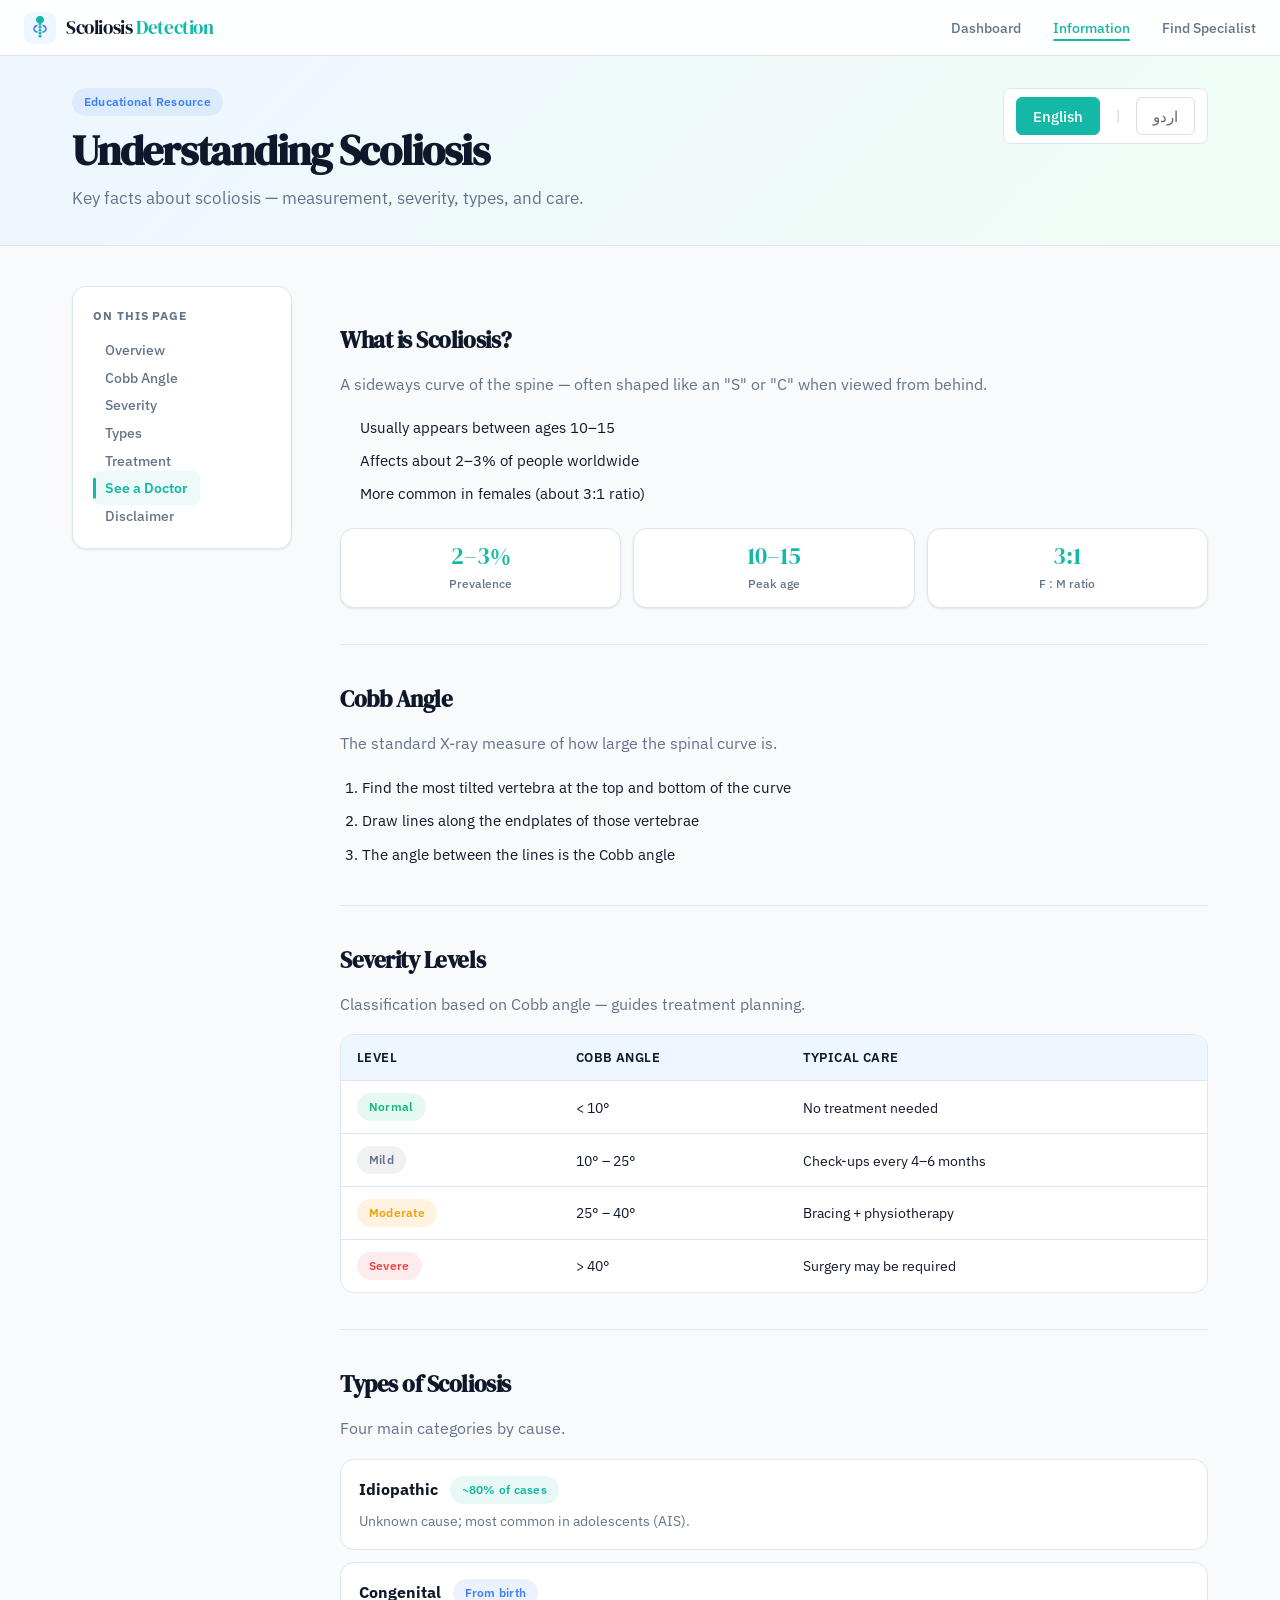
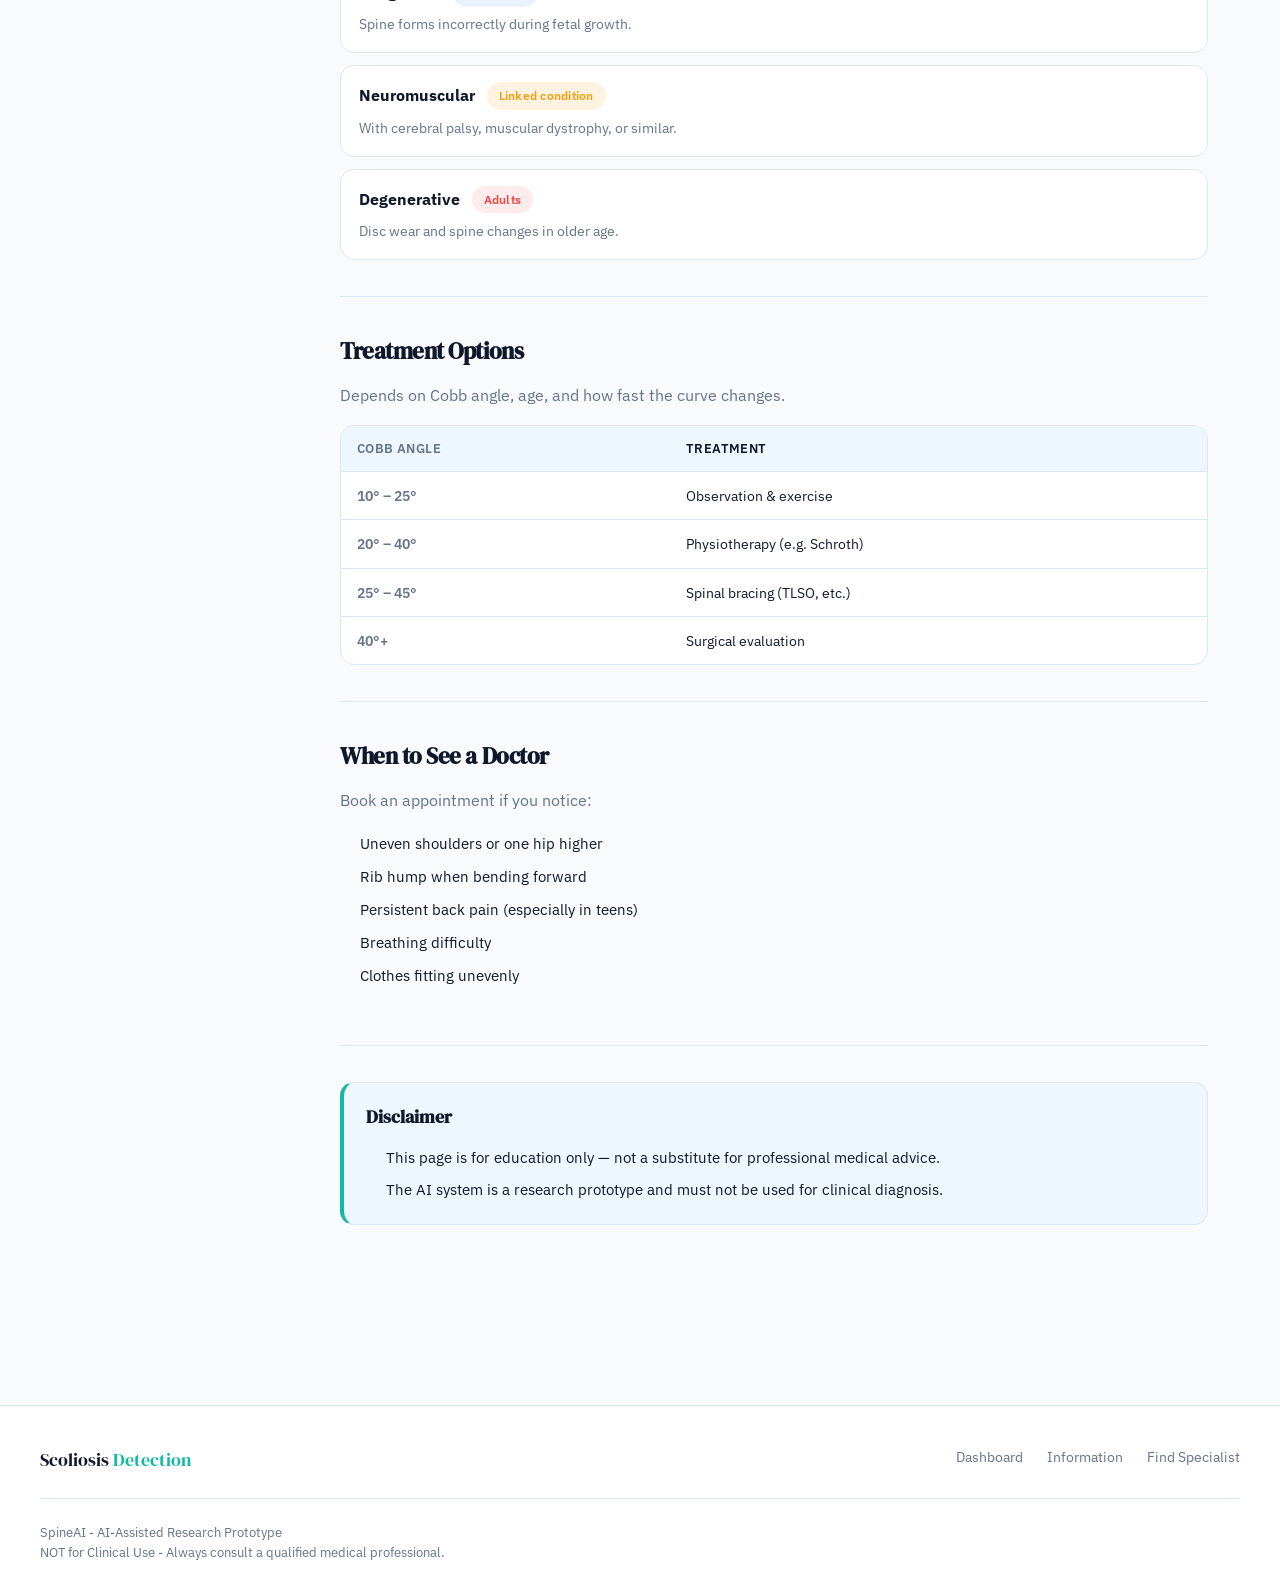
<file: pages/information.html>
<!DOCTYPE html>
<html lang="en">
<head>
  <meta charset="UTF-8"/>
  <meta name="viewport" content="width=device-width, initial-scale=1.0"/>
  <title>Scoliosis Information - Educational Guide</title>
  <meta name="description" content="Learn about scoliosis, Cobb angle measurement, severity classifications, types, treatments, and when to see a doctor."/>
  <link rel="stylesheet" href="../assets/css/styles.css"/>
  <link rel="stylesheet" href="../assets/css/information.css"/>
  <link rel="stylesheet" href="https://fonts.googleapis.com/css2?family=Noto+Nastaliq+Urdu:wght@400;500;600;700&family=Noto+Naskh+Arabic:wght@400;500;600;700&display=swap"/>
</head>
<body>

<!-- NAVBAR -->
<nav class="navbar" id="navbar">
  <a href="../index.html" class="nav-brand">
    <svg viewBox="0 0 32 32" fill="none" xmlns="http://www.w3.org/2000/svg">
      <rect width="32" height="32" rx="8" fill="#EEF6FF"/>
      <path d="M16 4 C13 4 12 6 12 8 C12 10 14 11 16 12 C18 11 20 10 20 8 C20 6 19 4 16 4Z" fill="#14B8A6"/>
      <rect x="14.5" y="11" width="3" height="2.5" rx="1" fill="#14B8A6"/>
      <path d="M13 13.5 C11 14 10 15.5 10 17 C10 18.5 11 19.5 13 20" stroke="#3B82F6" stroke-width="1.5" stroke-linecap="round"/>
      <path d="M19 13.5 C21 14 22 15.5 22 17 C22 18.5 21 19.5 19 20" stroke="#3B82F6" stroke-width="1.5" stroke-linecap="round"/>
      <rect x="14.5" y="14" width="3" height="2.5" rx="1" fill="#14B8A6"/>
      <rect x="14.5" y="17" width="3" height="2.5" rx="1" fill="#14B8A6"/>
      <rect x="14.5" y="20" width="3" height="2.5" rx="1" fill="#14B8A6"/>
      <rect x="14.5" y="23" width="3" height="2.5" rx="1" fill="#14B8A6"/>
    </svg>
    <span class="nav-brand-text">Scoliosis<span> Detection</span></span>
  </a>
  <ul class="nav-links">
    <li><a href="../index.html">Dashboard</a></li>
    <li><a href="information.html" class="active">Information</a></li>
    <li><a href="specialist.html">Find Specialist</a></li>
  </ul>
  <button class="nav-hamburger" id="hamburger" aria-label="Menu">
    <span></span><span></span><span></span>
  </button>
</nav>
<div class="nav-mobile" id="navMobile">
  <a href="../index.html">Dashboard</a>
  <a href="information.html" class="active">Information</a>
  <a href="specialist.html">Find Specialist</a>
</div>

<!-- PAGE HERO -->
<section class="info-hero">
  <div class="container info-hero-row">
    <div class="info-hero-text">
      <div class="badge badge-blue" data-i18n="hero-badge">Educational Resource</div>
      <h1 class="section-title" data-i18n="hero-title">Understanding Scoliosis</h1>
      <p class="section-sub" data-i18n="hero-subtitle">Key facts about scoliosis - measurement, severity, types, and care.</p>
    </div>
    <div class="language-toggle lang-bar info-lang">
      <button class="lang-btn lang-active" data-lang="en" id="langBtnEn">English</button>
      <span class="lang-divider">|</span>
      <button class="lang-btn" data-lang="ur" id="langBtnUr">اردو</button>
    </div>
  </div>
</section>

<!-- MAIN LAYOUT -->
<div class="info-layout container">

  <!-- SIDEBAR -->
  <aside class="info-sidebar sidebar" id="infoSidebar">
    <p class="sidebar-heading" data-i18n="sidebar-heading">On This Page</p>
    <nav class="sidebar">
      <ul>
        <li><a href="#what" class="sidebar-link active" data-i18n="sidebar-what">Overview</a></li>
        <li><a href="#cobb" class="sidebar-link" data-i18n="sidebar-cobb">Cobb Angle</a></li>
        <li><a href="#severity" class="sidebar-link" data-i18n="sidebar-severity">Severity</a></li>
        <li><a href="#types" class="sidebar-link" data-i18n="sidebar-types">Types</a></li>
        <li><a href="#treatment" class="sidebar-link" data-i18n="sidebar-treatment">Treatment</a></li>
        <li><a href="#warning" class="sidebar-link" data-i18n="sidebar-warning">See a Doctor</a></li>
        <li><a href="#disclaimer" class="sidebar-link" data-i18n="sidebar-disclaimer">Disclaimer</a></li>
      </ul>
    </nav>
  </aside>

  <!-- CONTENT -->
  <main class="info-content">

    <!-- MOBILE SECTION DROPDOWN -->
    <div class="section-dropdown-wrap" id="sectionDropdownWrap" style="display:none;">
      <select class="section-dropdown" id="sectionDropdown" aria-label="Jump to section">
        <option value="">- Jump to section -</option>
        <option value="#what">Overview</option>
        <option value="#cobb">Cobb Angle</option>
        <option value="#severity">Severity</option>
        <option value="#types">Types</option>
        <option value="#treatment">Treatment</option>
        <option value="#warning">See a Doctor</option>
        <option value="#disclaimer">Disclaimer</option>
      </select>
    </div>

    <!-- 1. OVERVIEW -->
    <section class="info-section fade-in" id="what">
      <h2 class="info-section-title" data-i18n="what-title">What is Scoliosis?</h2>
      <p class="info-lead" data-i18n="what-lead">A sideways curve of the spine - often shaped like an "S" or "C" when viewed from behind.</p>
      <ul class="info-list">
        <li data-i18n="what-li1">Usually appears between ages 10-15</li>
        <li data-i18n="what-li2">Affects about 2-3% of people worldwide</li>
        <li data-i18n="what-li3">More common in females (about 3:1 ratio)</li>
      </ul>
      <div class="info-stats">
        <div class="info-stat"><span class="info-stat-num" data-i18n="what-stat1-num">2-3%</span><span class="info-stat-label" data-i18n="what-stat1-label">Prevalence</span></div>
        <div class="info-stat"><span class="info-stat-num" data-i18n="what-stat2-num">10-15</span><span class="info-stat-label" data-i18n="what-stat2-label">Peak age</span></div>
        <div class="info-stat"><span class="info-stat-num" data-i18n="what-stat3-num">3:1</span><span class="info-stat-label" data-i18n="what-stat3-label">F : M ratio</span></div>
      </div>
    </section>

    <!-- 2. COBB ANGLE -->
    <section class="info-section fade-in" id="cobb">
      <h2 class="info-section-title" data-i18n="cobb-title">Cobb Angle</h2>
      <p class="info-lead" data-i18n="cobb-lead">The standard X-ray measure of how large the spinal curve is.</p>
      <ol class="info-steps">
        <li data-i18n="cobb-s1">Find the most tilted vertebra at the top and bottom of the curve</li>
        <li data-i18n="cobb-s2">Draw lines along the endplates of those vertebrae</li>
        <li data-i18n="cobb-s3">The angle between the lines is the Cobb angle</li>
      </ol>
    </section>

    <!-- 3. SEVERITY -->
    <section class="info-section fade-in" id="severity">
      <h2 class="info-section-title" data-i18n="severity-title">Severity Levels</h2>
      <p class="info-lead" data-i18n="severity-lead">Classification based on Cobb angle - guides treatment planning.</p>
      <div class="info-table-wrap">
        <table class="info-table">
          <thead>
            <tr>
              <th data-i18n="severity-th-1">Level</th>
              <th data-i18n="severity-th-2">Cobb Angle</th>
              <th data-i18n="severity-th-3">Typical Care</th>
            </tr>
          </thead>
          <tbody>
            <tr>
              <td><span class="badge badge-success" data-i18n="sev-r1-c1">Normal</span></td>
              <td data-i18n="sev-r1-c2">&lt; 10°</td>
              <td data-i18n="sev-r1-c3">No treatment needed</td>
            </tr>
            <tr>
              <td><span class="badge badge-muted" data-i18n="sev-r2-c1">Mild</span></td>
              <td data-i18n="sev-r2-c2">10° - 25°</td>
              <td data-i18n="sev-r2-c3">Check-ups every 4-6 months</td>
            </tr>
            <tr>
              <td><span class="badge badge-warn" data-i18n="sev-r3-c1">Moderate</span></td>
              <td data-i18n="sev-r3-c2">25° - 40°</td>
              <td data-i18n="sev-r3-c3">Bracing + physiotherapy</td>
            </tr>
            <tr>
              <td><span class="badge badge-danger" data-i18n="sev-r4-c1">Severe</span></td>
              <td data-i18n="sev-r4-c2">&gt; 40°</td>
              <td data-i18n="sev-r4-c3">Surgery may be required</td>
            </tr>
          </tbody>
        </table>
      </div>
    </section>

    <!-- 4. TYPES -->
    <section class="info-section fade-in" id="types">
      <h2 class="info-section-title" data-i18n="types-title">Types of Scoliosis</h2>
      <p class="info-lead" data-i18n="types-lead">Four main categories by cause.</p>
      <div class="info-rows">
        <div class="info-row">
          <div class="info-row-head">
            <strong data-i18n="type-1-name">Idiopathic</strong>
            <span class="badge badge-accent" data-i18n="type-1-tag">~80% of cases</span>
          </div>
          <p data-i18n="type-1-desc">Unknown cause; most common in adolescents (AIS).</p>
        </div>
        <div class="info-row">
          <div class="info-row-head">
            <strong data-i18n="type-2-name">Congenital</strong>
            <span class="badge badge-blue" data-i18n="type-2-tag">From birth</span>
          </div>
          <p data-i18n="type-2-desc">Spine forms incorrectly during fetal growth.</p>
        </div>
        <div class="info-row">
          <div class="info-row-head">
            <strong data-i18n="type-3-name">Neuromuscular</strong>
            <span class="badge badge-warn" data-i18n="type-3-tag">Linked condition</span>
          </div>
          <p data-i18n="type-3-desc">With cerebral palsy, muscular dystrophy, or similar.</p>
        </div>
        <div class="info-row">
          <div class="info-row-head">
            <strong data-i18n="type-4-name">Degenerative</strong>
            <span class="badge badge-danger" data-i18n="type-4-tag">Adults</span>
          </div>
          <p data-i18n="type-4-desc">Disc wear and spine changes in older age.</p>
        </div>
      </div>
    </section>

    <!-- 5. TREATMENT -->
    <section class="info-section fade-in" id="treatment">
      <h2 class="info-section-title" data-i18n="treatment-title">Treatment Options</h2>
      <p class="info-lead" data-i18n="treatment-lead">Depends on Cobb angle, age, and how fast the curve changes.</p>
      <div class="info-table-wrap">
        <table class="info-table info-table-2col">
          <thead>
            <tr>
              <th data-i18n="treat-th-1">Cobb Angle</th>
              <th data-i18n="treat-th-2">Treatment</th>
            </tr>
          </thead>
          <tbody>
            <tr>
              <td data-i18n="treat-r1-c1">10° - 25°</td>
              <td data-i18n="treat-r1-c2">Observation &amp; exercise</td>
            </tr>
            <tr>
              <td data-i18n="treat-r2-c1">20° - 40°</td>
              <td data-i18n="treat-r2-c2">Physiotherapy (e.g. Schroth)</td>
            </tr>
            <tr>
              <td data-i18n="treat-r3-c1">25° - 45°</td>
              <td data-i18n="treat-r3-c2">Spinal bracing (TLSO, etc.)</td>
            </tr>
            <tr>
              <td data-i18n="treat-r4-c1">40°+</td>
              <td data-i18n="treat-r4-c2">Surgical evaluation</td>
            </tr>
          </tbody>
        </table>
      </div>
    </section>

    <!-- 6. WARNING SIGNS -->
    <section class="info-section fade-in" id="warning">
      <h2 class="info-section-title" data-i18n="warning-title">When to See a Doctor</h2>
      <p class="info-lead" data-i18n="warning-lead">Book an appointment if you notice:</p>
      <ul class="info-list info-list-warn">
        <li data-i18n="warn-1">Uneven shoulders or one hip higher</li>
        <li data-i18n="warn-2">Rib hump when bending forward</li>
        <li data-i18n="warn-3">Persistent back pain (especially in teens)</li>
        <li data-i18n="warn-4">Breathing difficulty</li>
        <li data-i18n="warn-5">Clothes fitting unevenly</li>
      </ul>
    </section>

    <!-- 7. DISCLAIMER -->
    <section class="info-section fade-in" id="disclaimer">
      <div class="info-note">
        <h3 class="info-note-title" data-i18n="disclaimer-title">Disclaimer</h3>
        <ul class="info-list info-list-compact">
          <li data-i18n="disc-1">This page is for education only - not a substitute for professional medical advice.</li>
          <li data-i18n="disc-2">The AI system is a research prototype and must not be used for clinical diagnosis.</li>
        </ul>
      </div>
    </section>

  </main>
</div>

<!-- BACK TO TOP BUTTON -->
<button class="back-to-top" id="backToTopBtn" aria-label="Back to top" title="Back to top">
  <svg width="20" height="20" viewBox="0 0 24 24" fill="none" stroke="currentColor" stroke-width="2" stroke-linecap="round" stroke-linejoin="round">
    <polyline points="18 15 12 9 6 15"></polyline>
  </svg>
</button>

<!-- FOOTER -->
<footer class="footer">
  <div class="footer-inner">
    <div class="footer-top">
      <div class="footer-brand">
        <span class="footer-brand-name">Scoliosis<span> Detection</span></span>
      </div>
      <div class="footer-links">
        <a href="../index.html">Dashboard</a>
        <a href="information.html">Information</a>
        <a href="specialist.html">Find Specialist</a>
      </div>
    </div>
    <hr class="footer-divider"/>
    <div class="footer-bottom">
      <span class="footer-copy">SpineAI - AI-Assisted Research Prototype<br/>NOT for Clinical Use - Always consult a qualified medical professional.</span>
    </div>
  </div>
</footer>

<script src="../assets/js/main.js"></script>
<script src="../assets/js/information.js"></script>
<script src="../assets/js/information-i18n.js"></script>
<script>
  (function () {
    const btn = document.getElementById('backToTopBtn');
    if (btn) {
      window.addEventListener('scroll', () => {
        btn.classList.toggle('visible', window.scrollY > 400);
      });
      btn.addEventListener('click', () => window.scrollTo({ top: 0, behavior: 'smooth' }));
    }

    const dropdown = document.getElementById('sectionDropdown');
    const dropdownWrap = document.getElementById('sectionDropdownWrap');
    if (dropdown && dropdownWrap) {
      const checkMobile = () => {
        dropdownWrap.style.display = window.innerWidth <= 768 ? 'block' : 'none';
      };
      checkMobile();
      window.addEventListener('resize', checkMobile);
      dropdown.addEventListener('change', (e) => {
        if (e.target.value) {
          const target = document.querySelector(e.target.value);
          if (target) target.scrollIntoView({ behavior: 'smooth' });
          e.target.value = '';
        }
      });
    }
  })();
</script>
<script>
  /* Sidebar active on scroll */
  const sections = document.querySelectorAll('.info-section');
  const sidebarLinks = document.querySelectorAll('.sidebar-link');
  const io = new IntersectionObserver((entries) => {
    entries.forEach((e) => {
      if (e.isIntersecting) {
        sidebarLinks.forEach((l) => l.classList.remove('active'));
        const link = document.querySelector(`.sidebar-link[href="#${e.target.id}"]`);
        if (link) link.classList.add('active');
      }
    });
  }, { threshold: 0.4 });
  sections.forEach((s) => io.observe(s));
</script>
</body>
</html>
</file>
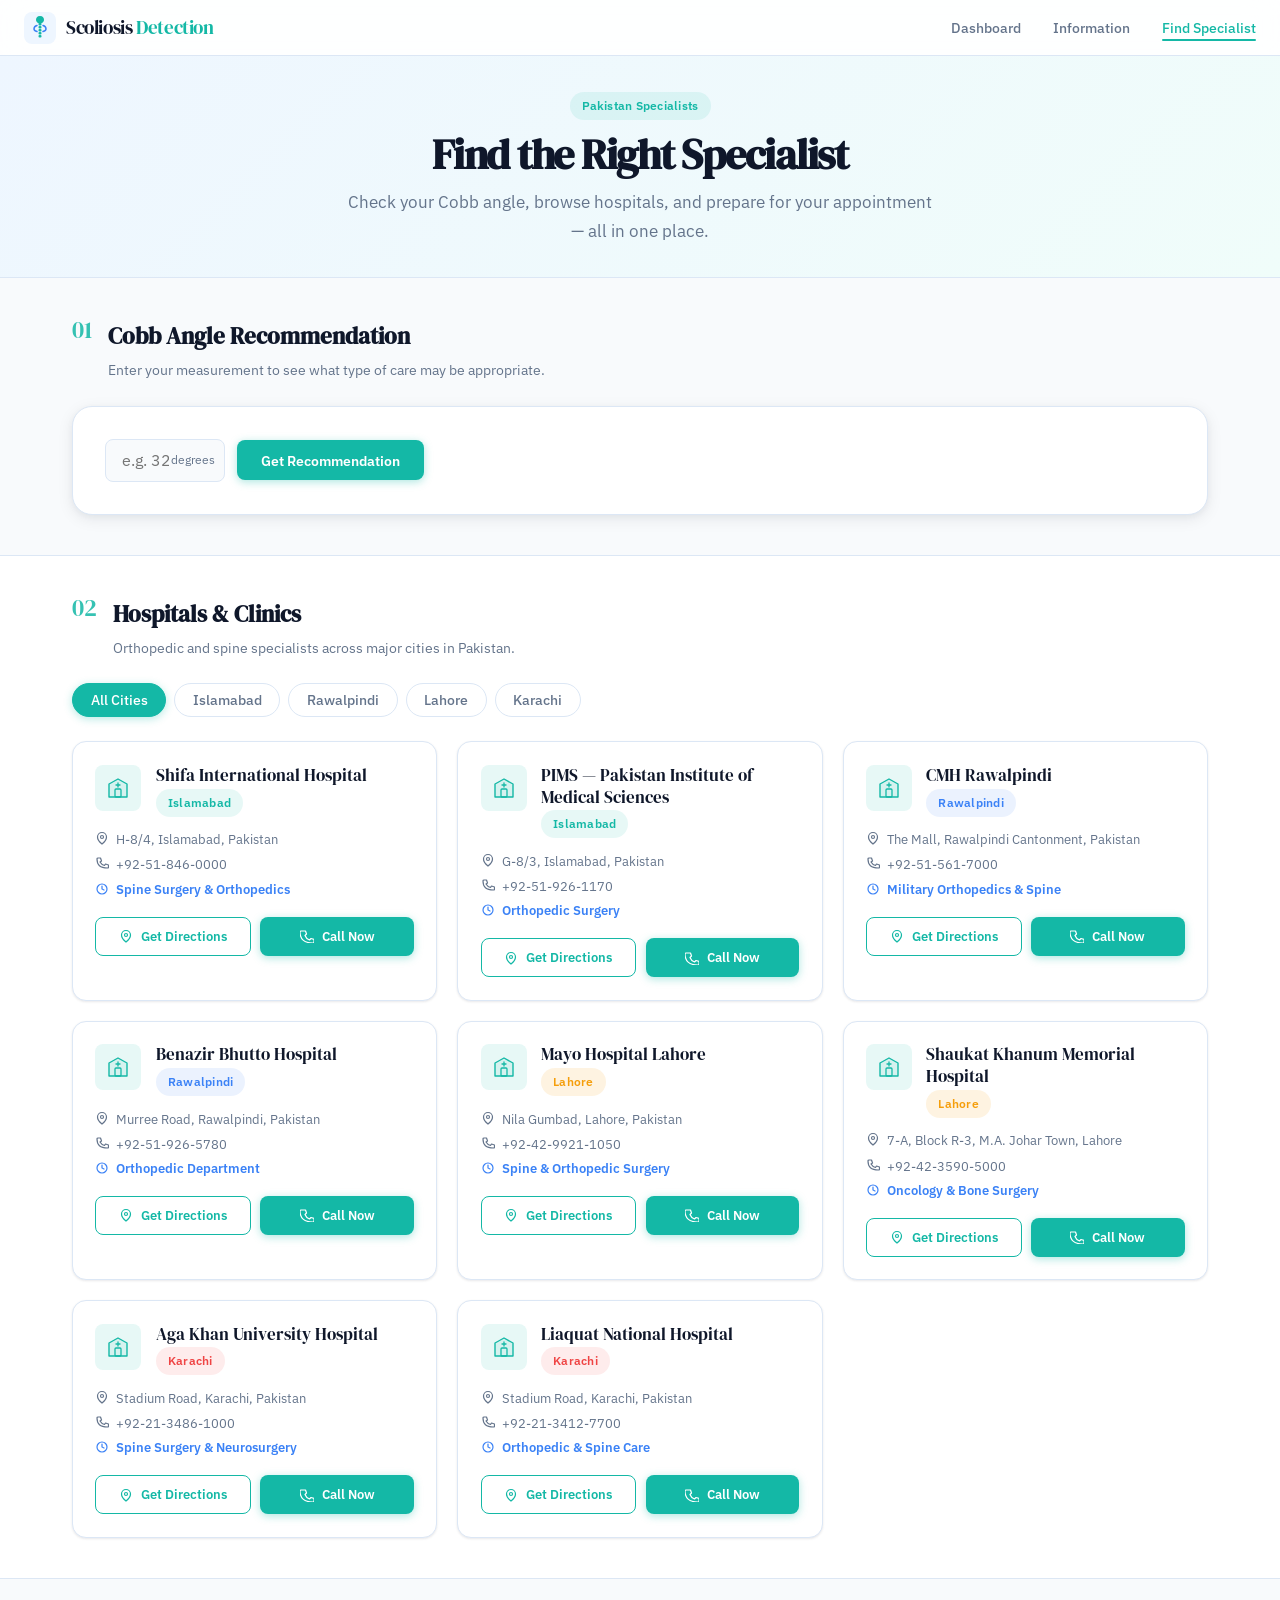
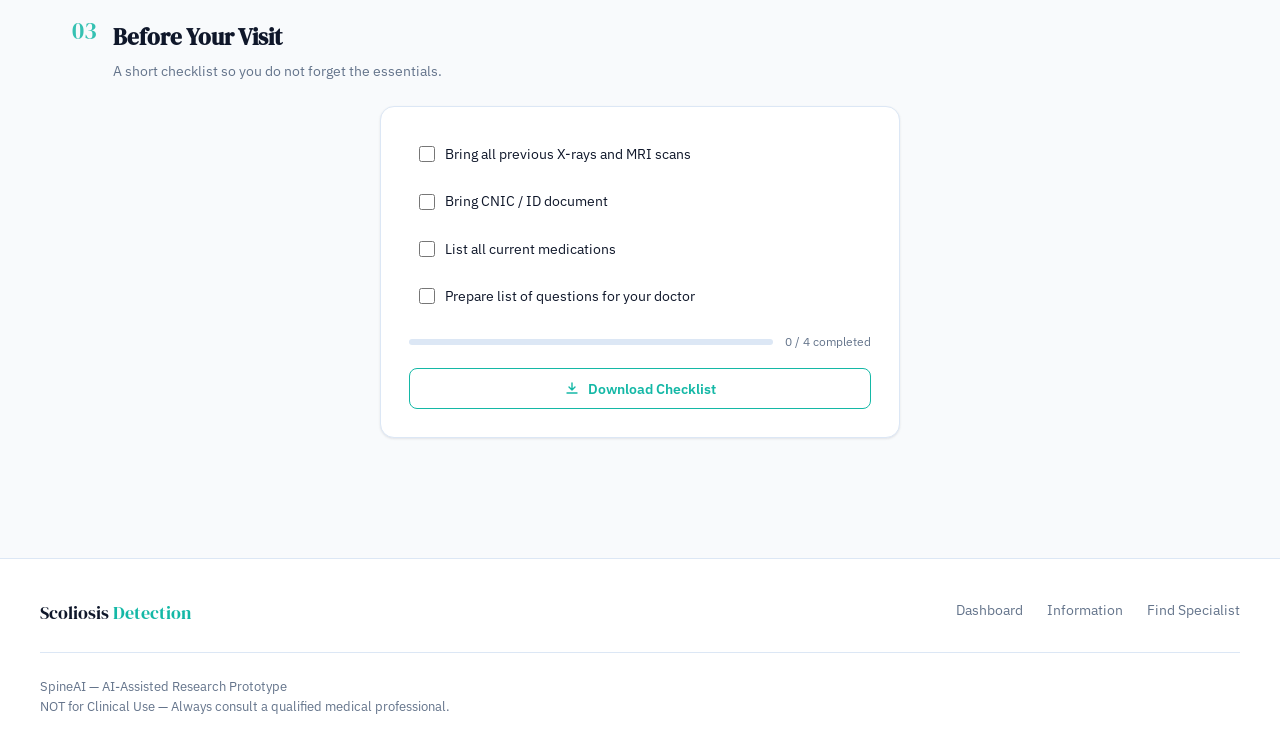
<file: pages/specialist.html>
<!DOCTYPE html>
<html lang="en">
<head>
  <meta charset="UTF-8"/>
  <meta name="viewport" content="width=device-width, initial-scale=1.0"/>
  <title>Find Specialist — Scoliosis Detection</title>
  <meta name="description" content="Find scoliosis specialists and orthopedic surgeons near you across Pakistan."/>
  <link rel="stylesheet" href="../assets/css/styles.css"/>
  <link rel="stylesheet" href="../assets/css/specialist.css"/>
</head>
<body>
<nav class="navbar" id="navbar">
  <a href="../index.html" class="nav-brand">
    <svg viewBox="0 0 32 32" fill="none"><rect width="32" height="32" rx="8" fill="#EEF6FF"/><path d="M16 4C13 4 12 6 12 8s2 3 4 4c2-1 4-2 4-4s-1-4-4-4z" fill="#14B8A6"/><rect x="14.5" y="11" width="3" height="2.5" rx="1" fill="#14B8A6"/><path d="M13 13.5C11 14 10 15.5 10 17s1 2 3 2.5" stroke="#3B82F6" stroke-width="1.5" stroke-linecap="round"/><path d="M19 13.5C21 14 22 15.5 22 17s-1 2-3 2.5" stroke="#3B82F6" stroke-width="1.5" stroke-linecap="round"/><rect x="14.5" y="14" width="3" height="2.5" rx="1" fill="#14B8A6"/><rect x="14.5" y="17" width="3" height="2.5" rx="1" fill="#14B8A6"/><rect x="14.5" y="20" width="3" height="2.5" rx="1" fill="#14B8A6"/><rect x="14.5" y="23" width="3" height="2.5" rx="1" fill="#14B8A6"/></svg>
    <span class="nav-brand-text">Scoliosis<span> Detection</span></span>
  </a>
  <ul class="nav-links">
    <li><a href="../index.html">Dashboard</a></li>
    <li><a href="information.html">Information</a></li>
    <li><a href="specialist.html" class="active">Find Specialist</a></li>
  </ul>
  <button class="nav-hamburger" id="hamburger" aria-label="Menu"><span></span><span></span><span></span></button>
</nav>
<div class="nav-mobile" id="navMobile">
  <a href="../index.html">Dashboard</a>
  <a href="information.html">Information</a>
  <a href="specialist.html" class="active">Find Specialist</a>
</div>

<main class="spec-page">
  <!-- Hero -->
  <section class="spec-hero">
    <div class="container">
      <div class="spec-hero-inner fade-in">
        <div class="badge badge-accent">Pakistan Specialists</div>
        <h1 class="section-title">Find the Right Specialist</h1>
        <p class="section-sub">Check your Cobb angle, browse hospitals, and prepare for your appointment — all in one place.</p>
      </div>
    </div>
  </section>

  <!-- Cobb Checker -->
  <section class="spec-block" id="checker">
    <div class="container">
      <div class="block-header fade-in">
        <span class="block-num">01</span>
        <div>
          <h2 class="block-title">Cobb Angle Recommendation</h2>
          <p class="block-sub">Enter your measurement to see what type of care may be appropriate.</p>
        </div>
      </div>
      <div class="checker-card fade-in">
        <div class="checker-left">
          <div class="checker-input-row">
            <div class="checker-input-wrap">
              <input type="number" id="cobbInput" class="cobb-input" placeholder="e.g. 32" min="0" max="120"/>
              <span class="cobb-unit">degrees</span>
            </div>
            <button class="btn btn-primary" id="checkBtn">Get Recommendation</button>
          </div>
        </div>
        <div class="checker-result" id="checkerResult" style="display:none">
          <div class="rec-card" id="recCard"></div>
        </div>
      </div>
    </div>
  </section>

  <!-- Hospitals -->
  <section class="spec-block spec-block-alt" id="hospitals">
    <div class="container">
      <div class="block-header fade-in">
        <span class="block-num">02</span>
        <div>
          <h2 class="block-title">Hospitals &amp; Clinics</h2>
          <p class="block-sub">Orthopedic and spine specialists across major cities in Pakistan.</p>
        </div>
      </div>
      <div class="filter-btns fade-in">
        <button class="filter-btn active" data-city="all">All Cities</button>
        <button class="filter-btn" data-city="islamabad">Islamabad</button>
        <button class="filter-btn" data-city="rawalpindi">Rawalpindi</button>
        <button class="filter-btn" data-city="lahore">Lahore</button>
        <button class="filter-btn" data-city="karachi">Karachi</button>
      </div>
      <div class="hospital-grid" id="hospitalGrid"></div>
    </div>
  </section>

  <!-- Appointment -->
  <section class="spec-block" id="appointment">
    <div class="container">
      <div class="block-header fade-in">
        <span class="block-num">03</span>
        <div>
          <h2 class="block-title">Before Your Visit</h2>
          <p class="block-sub">A short checklist so you do not forget the essentials.</p>
        </div>
      </div>
      <div class="apt-card apt-card-single fade-in">
        <div class="checklist" id="checklist">
          <label class="check-item"><input type="checkbox" id="c1"/> <span>Bring all previous X-rays and MRI scans</span></label>
          <label class="check-item"><input type="checkbox" id="c2"/> <span>Bring CNIC / ID document</span></label>
          <label class="check-item"><input type="checkbox" id="c3"/> <span>List all current medications</span></label>
          <label class="check-item"><input type="checkbox" id="c4"/> <span>Prepare list of questions for your doctor</span></label>
        </div>
        <div class="apt-progress">
          <div class="apt-prog-bar"><div class="apt-prog-fill" id="aptProgFill"></div></div>
          <span class="apt-prog-label" id="aptProgLabel">0 / 4 completed</span>
        </div>
        <button class="btn btn-secondary apt-download" id="downloadChecklist">
          <svg width="16" height="16" viewBox="0 0 16 16" fill="none"><path d="M8 3v7M5 7l3 3 3-3" stroke="currentColor" stroke-width="1.4" stroke-linecap="round" stroke-linejoin="round"/><path d="M3 13h10" stroke="currentColor" stroke-width="1.4" stroke-linecap="round"/></svg>
          Download Checklist
        </button>
      </div>
    </div>
  </section>
</main>

<footer class="footer">
  <div class="footer-inner">
    <div class="footer-top">
      <div class="footer-brand">
        <span class="footer-brand-name">Scoliosis<span> Detection</span></span>
      </div>
      <div class="footer-links">
        <a href="../index.html">Dashboard</a>
        <a href="information.html">Information</a>
        <a href="specialist.html">Find Specialist</a>
      </div>
    </div>
    <hr class="footer-divider"/>
    <div class="footer-bottom">
      <span class="footer-copy">SpineAI — AI-Assisted Research Prototype<br/>NOT for Clinical Use — Always consult a qualified medical professional.</span>
    </div>
  </div>
</footer>

<script src="../assets/js/main.js"></script>
<script src="../assets/js/specialist.js"></script>
</body>
</html>
</file>
<file: assets/css/styles.css>
/* =============================================
   SCOLIOSIS DETECTION — SHARED STYLES
   ============================================= */

@import url('https://fonts.googleapis.com/css2?family=DM+Serif+Display:ital@0;1&family=IBM+Plex+Sans:wght@300;400;500;600;700&display=swap');

/* ---- CSS Variables ---- */
:root {
  --bg: #F8FAFC;
  --surface: #FFFFFF;
  --surface2: #EEF6FF;
  --accent: #14B8A6;
  --accent2: #3B82F6;
  --text: #0F172A;
  --muted: #64748B;
  --border: #DCE7F5;
  --danger: #EF4444;
  --warning: #F59E0B;
  --success: #10B981;
  --shadow-sm: 0 1px 3px rgba(15,23,42,0.06), 0 1px 2px rgba(15,23,42,0.04);
  --shadow-md: 0 4px 16px rgba(15,23,42,0.08), 0 2px 6px rgba(15,23,42,0.04);
  --shadow-lg: 0 10px 40px rgba(15,23,42,0.12), 0 4px 12px rgba(15,23,42,0.06);
  --radius-sm: 8px;
  --radius-md: 14px;
  --radius-lg: 20px;
  --radius-xl: 28px;
  --transition: 0.25s cubic-bezier(0.4,0,0.2,1);
  --font-heading: 'DM Serif Display', serif;
  --font-body: 'IBM Plex Sans', sans-serif;
}

/* ---- Reset ---- */
*, *::before, *::after { box-sizing: border-box; margin: 0; padding: 0; }
html { scroll-behavior: smooth; font-size: 16px; }
body {
  font-family: var(--font-body);
  background: var(--bg);
  color: var(--text);
  line-height: 1.6;
  -webkit-font-smoothing: antialiased;
}
img { max-width: 100%; display: block; }
a { text-decoration: none; color: inherit; }
ul { list-style: none; }
button { cursor: pointer; font-family: var(--font-body); border: none; outline: none; }
input, textarea, select { font-family: var(--font-body); outline: none; }

/* ---- Scrollbar ---- */
::-webkit-scrollbar { width: 6px; }
::-webkit-scrollbar-track { background: var(--bg); }
::-webkit-scrollbar-thumb { background: var(--border); border-radius: 99px; }

/* =============================================
   NAVBAR
   ============================================= */
.navbar {
  position: sticky;
  top: 0;
  z-index: 1000;
  background: rgba(255,255,255,0.85);
  backdrop-filter: blur(16px);
  -webkit-backdrop-filter: blur(16px);
  border-bottom: 1px solid var(--border);
  padding: 0 1.5rem;
  height: 56px;
  display: flex;
  align-items: center;
  justify-content: space-between;
  transition: box-shadow var(--transition);
}
.navbar.scrolled { box-shadow: var(--shadow-md); }

.nav-brand {
  display: flex;
  align-items: center;
  gap: 10px;
  text-decoration: none;
}
.nav-brand svg { width: 32px; height: 32px; flex-shrink: 0; }
.nav-brand-text {
  font-family: var(--font-heading);
  font-size: 1.2rem;
  color: var(--text);
  letter-spacing: -0.02em;
}
.nav-brand-text span { color: var(--accent); }

.nav-links {
  display: flex;
  align-items: center;
  gap: 2rem;
}
.nav-links a {
  font-size: 0.9rem;
  font-weight: 500;
  color: var(--muted);
  position: relative;
  padding-bottom: 4px;
  transition: color var(--transition);
}
.nav-links a::after {
  content: '';
  position: absolute;
  bottom: 0; left: 0;
  width: 0; height: 2px;
  background: var(--accent);
  border-radius: 99px;
  transition: width var(--transition);
}
.nav-links a:hover { color: var(--text); }
.nav-links a:hover::after, .nav-links a.active::after { width: 100%; }
.nav-links a.active { color: var(--accent); }

.nav-hamburger {
  display: none;
  flex-direction: column;
  gap: 5px;
  background: none;
  border: none;
  padding: 4px;
  cursor: pointer;
}
.nav-hamburger span {
  display: block;
  width: 24px; height: 2px;
  background: var(--text);
  border-radius: 99px;
  transition: var(--transition);
}
.nav-hamburger.open span:nth-child(1) { transform: translateY(7px) rotate(45deg); }
.nav-hamburger.open span:nth-child(2) { opacity: 0; }
.nav-hamburger.open span:nth-child(3) { transform: translateY(-7px) rotate(-45deg); }

.nav-mobile {
  display: none;
  flex-direction: column;
  gap: 0;
  position: absolute;
  top: 56px; left: 0; right: 0;
  background: var(--surface);
  border-bottom: 1px solid var(--border);
  box-shadow: var(--shadow-md);
  padding: 1rem 2rem;
  animation: slideDown 0.2s ease;
}
.nav-mobile.open { display: flex; }
.nav-mobile a {
  font-size: 0.95rem;
  font-weight: 500;
  color: var(--muted);
  padding: 0.75rem 0;
  border-bottom: 1px solid var(--border);
  transition: color var(--transition);
}
.nav-mobile a:last-child { border-bottom: none; }
.nav-mobile a.active { color: var(--accent); }

@keyframes slideDown {
  from { opacity: 0; transform: translateY(-8px); }
  to   { opacity: 1; transform: translateY(0); }
}

/* =============================================
   FOOTER
   ============================================= */
.footer {
  background: var(--surface);
  border-top: 1px solid var(--border);
  padding: 2.5rem 2rem 1.5rem;
  margin-top: 5rem;
}
.footer-inner {
  max-width: 1200px;
  margin: 0 auto;
  display: flex;
  flex-direction: column;
  gap: 1.5rem;
}
.footer-top {
  display: flex;
  justify-content: space-between;
  align-items: flex-start;
  flex-wrap: wrap;
  gap: 1.5rem;
}
.footer-brand { display: flex; flex-direction: column; gap: 0.4rem; }
.footer-brand-name {
  font-family: var(--font-heading);
  font-size: 1.1rem;
  color: var(--text);
}
.footer-brand-name span { color: var(--accent); }
.footer-tagline { font-size: 0.82rem; color: var(--muted); }

.footer-links {
  display: flex;
  gap: 1.5rem;
  flex-wrap: wrap;
}
.footer-links a {
  font-size: 0.88rem;
  color: var(--muted);
  transition: color var(--transition);
}
.footer-links a:hover { color: var(--accent); }

.footer-divider { border: none; border-top: 1px solid var(--border); }
.footer-bottom {
  display: flex;
  justify-content: space-between;
  align-items: center;
  flex-wrap: wrap;
  gap: 0.5rem;
}
.footer-copy { font-size: 0.8rem; color: var(--muted); }
.footer-disclaimer {
  font-size: 0.78rem;
  color: var(--warning);
  display: flex;
  align-items: center;
  gap: 5px;
}

/* =============================================
   UTILITY CLASSES
   ============================================= */
.container { max-width: 1200px; margin: 0 auto; padding: 0 2rem; }
.section { padding: 5rem 0; }
.section-sm { padding: 3rem 0; }

.badge {
  display: inline-flex;
  align-items: center;
  gap: 5px;
  padding: 4px 12px;
  border-radius: 99px;
  font-size: 0.78rem;
  font-weight: 600;
  letter-spacing: 0.02em;
}
.badge-accent { background: rgba(20,184,166,0.1); color: var(--accent); }
.badge-blue  { background: rgba(59,130,246,0.1); color: var(--accent2); }
.badge-warn  { background: rgba(245,158,11,0.12); color: var(--warning); }
.badge-danger{ background: rgba(239,68,68,0.1); color: var(--danger); }
.badge-success{ background: rgba(16,185,129,0.1); color: var(--success); }
.badge-muted { background: rgba(100,116,139,0.1); color: var(--muted); }

.btn {
  display: inline-flex;
  align-items: center;
  justify-content: center;
  gap: 8px;
  padding: 0.65rem 1.5rem;
  border-radius: var(--radius-sm);
  font-size: 0.9rem;
  font-weight: 600;
  transition: all var(--transition);
  cursor: pointer;
}
.btn-primary {
  background: var(--accent);
  color: #fff;
  box-shadow: 0 2px 8px rgba(20,184,166,0.35);
}
.btn-primary:hover {
  background: #0fa394;
  transform: translateY(-2px);
  box-shadow: 0 6px 20px rgba(20,184,166,0.4);
}
.btn-secondary {
  background: var(--surface);
  color: var(--accent);
  border: 1.5px solid var(--accent);
}
.btn-secondary:hover {
  background: rgba(20,184,166,0.06);
  transform: translateY(-2px);
}
.btn-blue {
  background: var(--accent2);
  color: #fff;
  box-shadow: 0 2px 8px rgba(59,130,246,0.3);
}
.btn-blue:hover {
  background: #2563eb;
  transform: translateY(-2px);
}
.btn-danger {
  background: var(--danger);
  color: #fff;
  box-shadow: 0 2px 8px rgba(239,68,68,0.3);
}
.btn-lg { padding: 0.9rem 2rem; font-size: 1rem; border-radius: var(--radius-md); }
.btn-sm { padding: 0.45rem 1rem; font-size: 0.82rem; }
.btn:active { transform: translateY(0) scale(0.98); }
.btn:disabled { opacity: 0.55; cursor: not-allowed; transform: none; }

.card {
  background: var(--surface);
  border: 1px solid var(--border);
  border-radius: var(--radius-md);
  box-shadow: var(--shadow-sm);
  padding: 1.5rem;
  transition: transform var(--transition), box-shadow var(--transition);
}
.card:hover {
  transform: translateY(-3px);
  box-shadow: var(--shadow-md);
}

.section-title {
  font-family: var(--font-heading);
  font-size: clamp(1.8rem, 4vw, 2.6rem);
  color: var(--text);
  line-height: 1.2;
  letter-spacing: -0.03em;
}
.section-sub {
  font-size: 1.05rem;
  color: var(--muted);
  max-width: 600px;
  margin-top: 0.5rem;
  line-height: 1.7;
}

/* ---- Fade-in on scroll ---- */
.fade-in {
  opacity: 0;
  transform: translateY(24px);
  transition: opacity 0.55s ease, transform 0.55s ease;
}
.fade-in.visible {
  opacity: 1;
  transform: none;
}

/* ---- Skeleton loading ---- */
.skeleton {
  background: linear-gradient(90deg, #e8edf2 25%, #f3f6fa 50%, #e8edf2 75%);
  background-size: 200% 100%;
  animation: shimmer 1.5s infinite;
  border-radius: var(--radius-sm);
}
@keyframes shimmer {
  0%   { background-position: 200% 0; }
  100% { background-position: -200% 0; }
}

/* ---- Spinner ---- */
.spinner {
  width: 44px; height: 44px;
  border: 3px solid var(--border);
  border-top-color: var(--accent);
  border-radius: 50%;
  animation: spin 0.8s linear infinite;
}
@keyframes spin { to { transform: rotate(360deg); } }

/* =============================================
   RESPONSIVE
   ============================================= */
@media (max-width: 768px) {
  .nav-links { display: none; }
  .nav-hamburger { display: flex; }
  .container { padding: 0 1.25rem; }
  .section { padding: 3.5rem 0; }
  .footer-top { flex-direction: column; }
  .footer-bottom { flex-direction: column; align-items: flex-start; }
}
</file>
<file: assets/css/information.css>
/* =============================================
   INFORMATION PAGE STYLES
   ============================================= */

/* Language Toggle */
.language-toggle {
  display: flex;
  align-items: center;
  justify-content: center;
  gap: 0.75rem;
  font-size: 0.9rem;
}
.info-lang {
  flex-shrink: 0;
  padding: 0.5rem 0.75rem;
  background: var(--surface);
  border: 1px solid var(--border);
  border-radius: var(--radius-sm);
}

.lang-btn {
  background: transparent;
  border: 1px solid #ddd;
  padding: 0.5rem 1rem;
  border-radius: 6px;
  cursor: pointer;
  font-weight: 500;
  color: #666;
  transition: all 0.3s ease;
  font-family: inherit;
  font-size: 0.95rem;
}

.lang-btn:hover {
  border-color: var(--accent);
  color: var(--accent);
}

.lang-btn.lang-active {
  background: var(--accent);
  color: white;
  border-color: var(--accent);
}

.lang-divider {
  color: #ccc;
  margin: 0 0.25rem;
}

/* Noto Nastaliq Urdu Font */
@import url('https://fonts.googleapis.com/css2?family=Noto+Nastaliq+Urdu:wght@400;500;600;700&family=Noto+Naskh+Arabic:wght@400;500;600;700&display=swap');

/* RTL layout — mirror English grid (sidebar right, content left) */
html[dir="rtl"] .info-layout {
  direction: rtl;
}

html[dir="rtl"] .sidebar ul li a {
  text-align: right;
}

html[dir="rtl"] .sidebar ul li a.active {
  border-left: none;
  border-right: 3px solid var(--accent);
  padding-right: 0.75rem;
  padding-left: 0;
}

html[dir="rtl"] .sidebar ul li a.active::before {
  display: none;
}

html[dir="rtl"] .info-content {
  text-align: right;
}

html[dir="rtl"] .info-content h2,
html[dir="rtl"] .info-content h3,
html[dir="rtl"] .info-content p,
html[dir="rtl"] .info-content h4 {
  text-align: right;
}

html[dir="rtl"] .region-card {
  border-left: none !important;
  border-right: 3px solid;
}

html[dir="rtl"] .region-card.pt { border-right-color: #3B82F6; }
html[dir="rtl"] .region-card.mt { border-right-color: #00D4AA; }
html[dir="rtl"] .region-card.tl { border-right-color: #F97316; }

html[dir="rtl"] .timeline {
  padding-left: 0;
  padding-right: 2rem;
}

html[dir="rtl"] .timeline::before {
  left: auto;
  right: 9px;
}

html[dir="rtl"] .timeline-item::before,
html[dir="rtl"] .tl-item::before {
  left: auto;
  right: -28px;
}

html[dir="rtl"] .timeline-item h4,
html[dir="rtl"] .timeline-item p,
html[dir="rtl"] .tl-item h4,
html[dir="rtl"] .tl-item p {
  text-align: right;
}

html[dir="rtl"] .warning-item,
html[dir="rtl"] .warn-item {
  flex-direction: row-reverse;
  text-align: right;
}

html[dir="rtl"] .severity-table th,
html[dir="rtl"] .severity-table td {
  text-align: right;
}

html[dir="rtl"] .fact-box {
  text-align: right;
}

html[dir="rtl"] .type-card {
  text-align: right;
}

html[dir="rtl"] .type-title,
html[dir="rtl"] .type-pct,
html[dir="rtl"] .type-desc {
  text-align: right;
}

html[dir="rtl"] .lang-bar {
  justify-content: flex-start;
}

html[dir="rtl"] .disclaimer-box,
html[dir="rtl"] .disclaimer-box h3,
html[dir="rtl"] .disclaimer-box p {
  text-align: right;
}

html[dir="rtl"] .section-with-image {
  direction: rtl;
}

html[dir="rtl"] .cobb-step {
  flex-direction: row-reverse;
}

html[dir="rtl"] .cobb-step .cs-text {
  text-align: right;
}

html[dir="rtl"] .warning-box-title {
  flex-direction: row-reverse;
  text-align: right;
}

html[dir="rtl"] .reading-meta {
  text-align: right;
}

html[dir="rtl"] .severity-meter-label,
html[dir="rtl"] .severity-value-display {
  text-align: right;
}

/* Urdu font — only when lang-ur class is active */
html.lang-ur .info-content p,
html.lang-ur .info-content h2,
html.lang-ur .info-content h3,
html.lang-ur .info-content h4,
html.lang-ur .fact-box,
html.lang-ur .type-desc,
html.lang-ur .timeline-item p,
html.lang-ur .tl-item p,
html.lang-ur .region-card .region-desc,
html.lang-ur .warning-item span,
html.lang-ur .warn-item,
html.lang-ur .sidebar ul li a,
html.lang-ur .disclaimer-box p,
html.lang-ur .disclaimer-box h3 {
  font-family: "Noto Nastaliq Urdu", "Noto Naskh Arabic", serif;
  line-height: 2.2;
  font-size: 1rem;
}

html.lang-ur .info-section-title,
html.lang-ur .disclaimer-title {
  font-family: "Noto Nastaliq Urdu", "Noto Naskh Arabic", serif;
  line-height: 1.8;
}

.info-hero {
  background: linear-gradient(135deg, #EEF6FF 0%, #F0FDF4 100%);
  padding: 2rem 0;
  border-bottom: 1px solid var(--border);
}
.info-hero-row {
  display: flex;
  align-items: flex-start;
  justify-content: space-between;
  gap: 1.5rem;
  flex-wrap: wrap;
}
.info-hero-text .badge { margin-bottom: 0.65rem; }
.info-hero-text .section-sub { margin-top: 0.5rem; max-width: 560px; }

/* Layout */
.info-layout {
  display: grid;
  grid-template-columns: 220px 1fr;
  gap: 2.5rem;
  padding-top: 2.5rem;
  padding-bottom: 4rem;
  align-items: start;
}

/* Sidebar */
.info-sidebar {
  position: sticky;
  top: 72px;
  background: var(--surface);
  border: 1px solid var(--border);
  border-radius: var(--radius-md);
  padding: 1.25rem;
  box-shadow: var(--shadow-sm);
}
.sidebar-heading {
  font-size: 0.72rem;
  font-weight: 700;
  letter-spacing: 0.08em;
  text-transform: uppercase;
  color: var(--muted);
  margin-bottom: 0.75rem;
}
.sidebar ul {
  list-style: none;
  margin: 0;
  padding: 0;
  display: flex;
  flex-direction: column;
  gap: 2px;
}
.sidebar-link {
  font-size: 0.88rem;
  font-weight: 500;
  color: var(--muted);
  padding: 0.5rem 0.75rem;
  border-radius: var(--radius-sm);
  transition: all var(--transition);
  position: relative;
}
.sidebar-link::before {
  content: '';
  position: absolute;
  left: 0; top: 50%;
  transform: translateY(-50%);
  width: 3px; height: 0;
  background: var(--accent);
  border-radius: 99px;
  transition: height var(--transition);
}
.sidebar-link:hover { color: var(--text); background: var(--bg); }
.sidebar-link.active {
  color: var(--accent);
  background: rgba(20,184,166,0.07);
  font-weight: 600;
}
.sidebar-link.active::before { height: 60%; }

/* Content sections */
.info-content { display: flex; flex-direction: column; gap: 0; }
.info-section {
  padding: 2.25rem 0;
  border-bottom: 1px solid var(--border);
}
.info-section:last-child { border-bottom: none; }

.info-section-header {
  display: flex;
  align-items: center;
  gap: 1rem;
  margin-bottom: 1rem;
}
.info-icon {
  width: 44px;
  height: 44px;
  border-radius: var(--radius-sm);
  display: flex;
  align-items: center;
  justify-content: center;
  flex-shrink: 0;
}
.info-section-title {
  font-family: var(--font-heading);
  font-size: 1.45rem;
  color: var(--text);
  letter-spacing: -0.02em;
  margin: 0;
}

/* Organized content blocks */
.info-lead {
  color: var(--muted);
  font-size: 0.98rem;
  line-height: 1.75;
  margin: 0.75rem 0 1rem;
}
.info-list {
  margin: 0 0 1.25rem;
  padding-left: 1.25rem;
  color: var(--text);
  line-height: 1.8;
  font-size: 0.95rem;
}
.info-list li + li {
  margin-top: 0.35rem;
}
.info-list-warn li {
  color: var(--text);
}
.info-list-compact {
  margin-bottom: 0;
}
.info-stats {
  display: flex;
  flex-wrap: wrap;
  gap: 0.75rem;
}
.info-stat {
  flex: 1;
  min-width: 100px;
  background: var(--surface);
  border: 1px solid var(--border);
  border-radius: var(--radius-md);
  padding: 0.85rem 1rem;
  text-align: center;
  box-shadow: var(--shadow-sm);
}
.info-stat-num {
  display: block;
  font-family: var(--font-heading);
  font-size: 1.5rem;
  color: var(--accent);
  line-height: 1.2;
}
.info-stat-label {
  display: block;
  font-size: 0.72rem;
  color: var(--muted);
  margin-top: 0.25rem;
  font-weight: 500;
}
.info-steps {
  margin: 0;
  padding-left: 1.35rem;
  color: var(--text);
  line-height: 1.8;
  font-size: 0.95rem;
}
.info-steps li + li {
  margin-top: 0.4rem;
}
.info-table-wrap {
  overflow-x: auto;
  margin-top: 0.5rem;
  border: 1px solid var(--border);
  border-radius: var(--radius-md);
  background: var(--surface);
}
.info-table {
  width: 100%;
  border-collapse: collapse;
  font-size: 0.9rem;
}
.info-table th,
.info-table td {
  padding: 0.75rem 1rem;
  text-align: left;
  border-bottom: 1px solid var(--border);
}
.info-table th {
  background: var(--surface2);
  font-weight: 600;
  color: var(--text);
  font-size: 0.82rem;
  text-transform: uppercase;
  letter-spacing: 0.03em;
}
.info-table tbody tr:last-child td {
  border-bottom: none;
}
.info-table-2col th:first-child,
.info-table-2col td:first-child {
  width: 38%;
  font-weight: 600;
  color: var(--muted);
}
.info-rows {
  display: flex;
  flex-direction: column;
  gap: 0.75rem;
}
.info-row {
  padding: 1rem 1.1rem;
  background: var(--surface);
  border: 1px solid var(--border);
  border-radius: var(--radius-md);
}
.info-row-head {
  display: flex;
  flex-wrap: wrap;
  align-items: center;
  gap: 0.5rem 0.75rem;
  margin-bottom: 0.35rem;
}
.info-row-head strong {
  font-size: 1rem;
  color: var(--text);
}
.info-row p {
  margin: 0;
  font-size: 0.9rem;
  color: var(--muted);
  line-height: 1.65;
}
.info-note {
  background: var(--surface2);
  border: 1px solid var(--border);
  border-left: 4px solid var(--accent);
  border-radius: var(--radius-md);
  padding: 1.25rem 1.35rem;
}
.info-note-title {
  font-family: var(--font-heading);
  font-size: 1.1rem;
  margin: 0 0 0.75rem;
  color: var(--text);
}
html[dir="rtl"] .info-list,
html[dir="rtl"] .info-steps {
  padding-left: 0;
  padding-right: 1.35rem;
}
html[dir="rtl"] .info-table th,
html[dir="rtl"] .info-table td {
  text-align: right;
}
html[dir="rtl"] .info-note {
  border-left: none;
  border-right: 4px solid var(--accent);
}
html.lang-ur .info-lead,
html.lang-ur .info-list,
html.lang-ur .info-steps,
html.lang-ur .info-row p,
html.lang-ur .info-note-title {
  font-family: "Noto Nastaliq Urdu", "Noto Naskh Arabic", serif;
  line-height: 2.1;
}

.info-p {
  color: var(--muted);
  line-height: 1.8;
  font-size: 0.95rem;
  margin-bottom: 1rem;
}

/* Mini stat cards */
.info-cards-row {
  display: flex;
  gap: 1rem;
  margin-top: 1.25rem;
  flex-wrap: wrap;
}
.info-mini-card {
  background: var(--surface);
  border: 1px solid var(--border);
  border-radius: var(--radius-md);
  padding: 1rem 1.5rem;
  display: flex;
  flex-direction: column;
  align-items: center;
  gap: 4px;
  box-shadow: var(--shadow-sm);
  min-width: 100px;
}
.imc-num {
  font-family: var(--font-heading);
  font-size: 1.8rem;
  line-height: 1;
}
.imc-label { font-size: 0.75rem; color: var(--muted); font-weight: 500; }

/* Cobb explainer */
.cobb-explainer {
  display: grid;
  grid-template-columns: 1fr;
  gap: 1.5rem;
  margin-top: 1rem;
  max-width: 640px;
  background: var(--surface2);
  border: 1px solid var(--border);
  border-radius: var(--radius-md);
  padding: 1.5rem;
}
.cobb-spine {
  display: flex;
  flex-direction: column;
  align-items: center;
  gap: 6px;
  position: relative;
}
.cv-line {
  width: 80px; height: 2px;
  background: var(--accent2);
}
.cv-line.top { transform: rotate(-14deg); }
.cv-line.bottom { transform: rotate(8deg); }
.cv-vertebrae { display: flex; flex-direction: column; align-items: center; gap: 3px; }
.cv-v {
  width: 60px; height: 12px;
  background: linear-gradient(90deg, rgba(20,184,166,0.5), rgba(59,130,246,0.4));
  border-radius: 3px;
}
.cv-angle-label {
  position: absolute;
  bottom: -28px;
  font-size: 0.82rem;
  font-weight: 700;
  color: var(--accent2);
}
.cobb-caption {
  font-size: 0.76rem;
  color: var(--muted);
  text-align: center;
  margin-top: 2rem;
}
.cobb-steps { display: flex; flex-direction: column; gap: 1rem; }
.cobb-step {
  display: flex;
  gap: 1rem;
  align-items: flex-start;
}
.cs-num {
  width: 28px; height: 28px;
  border-radius: 50%;
  background: var(--accent);
  color: white;
  font-size: 0.82rem;
  font-weight: 700;
  display: flex;
  align-items: center;
  justify-content: center;
  flex-shrink: 0;
}
.cs-text strong { display: block; font-size: 0.9rem; margin-bottom: 2px; }
.cs-text p { font-size: 0.84rem; color: var(--muted); line-height: 1.5; }

/* Severity Table */
.severity-table-wrap { overflow-x: auto; margin-top: 1.25rem; border-radius: var(--radius-md); border: 1px solid var(--border); }
.severity-table {
  width: 100%;
  border-collapse: collapse;
  font-size: 0.9rem;
}
.severity-table th {
  background: var(--surface2);
  color: var(--text);
  font-weight: 600;
  padding: 0.9rem 1rem;
  text-align: left;
  border-bottom: 1px solid var(--border);
  font-size: 0.82rem;
}
.severity-table td {
  padding: 0.85rem 1rem;
  border-bottom: 1px solid var(--border);
  color: var(--muted);
  vertical-align: middle;
}
.severity-table tr:last-child td { border-bottom: none; }
.severity-table tr:hover td { background: var(--bg); }

/* Types grid */
.types-grid {
  display: grid;
  grid-template-columns: 1fr 1fr;
  gap: 1.1rem;
  margin-top: 1.25rem;
}
.type-card {
  background: var(--surface);
  border: 1px solid var(--border);
  border-radius: var(--radius-md);
  padding: 1.4rem;
  box-shadow: var(--shadow-sm);
  transition: transform var(--transition), box-shadow var(--transition);
  display: flex;
  flex-direction: column;
  gap: 0.5rem;
}
.type-card:hover { transform: translateY(-3px); box-shadow: var(--shadow-md); }
.type-icon {
  width: 48px; height: 48px;
  border-radius: var(--radius-sm);
  display: flex;
  align-items: center;
  justify-content: center;
}
.type-title { font-family: var(--font-heading); font-size: 1.1rem; color: var(--text); }
.type-desc { font-size: 0.85rem; color: var(--muted); line-height: 1.6; }

/* Timeline */
.timeline { display: flex; flex-direction: column; gap: 0; margin-top: 1.5rem; position: relative; }
.timeline::before {
  content: '';
  position: absolute;
  left: 11px; top: 12px; bottom: 12px;
  width: 2px;
  background: var(--border);
}
.tl-item {
  display: flex;
  gap: 1.25rem;
  position: relative;
  padding-bottom: 1.5rem;
}
.tl-item:last-child { padding-bottom: 0; }
.tl-dot {
  width: 24px; height: 24px;
  border-radius: 50%;
  flex-shrink: 0;
  border: 3px solid white;
  box-shadow: 0 0 0 2px var(--border);
  z-index: 1;
  margin-top: 4px;
}
.tl-card {
  background: var(--surface);
  border: 1px solid var(--border);
  border-radius: var(--radius-md);
  padding: 1.1rem 1.25rem;
  flex: 1;
  box-shadow: var(--shadow-sm);
}
.tl-tag { font-size: 0.76rem; font-weight: 700; margin-bottom: 0.3rem; }
.tl-card h4 { font-family: var(--font-heading); font-size: 1rem; margin-bottom: 0.4rem; }
.tl-card p { font-size: 0.86rem; color: var(--muted); line-height: 1.6; }

/* Warning box */
.warning-box {
  background: rgba(239,68,68,0.04);
  border: 1.5px solid rgba(239,68,68,0.2);
  border-radius: var(--radius-md);
  padding: 1.5rem;
  margin-top: 1.25rem;
}
.warning-box-title {
  display: flex;
  align-items: center;
  gap: 8px;
  font-size: 0.95rem;
  font-weight: 700;
  color: var(--danger);
  margin-bottom: 1rem;
}
.warning-grid {
  display: grid;
  grid-template-columns: 1fr 1fr;
  gap: 0.75rem;
}
.warn-item {
  display: flex;
  align-items: flex-start;
  gap: 8px;
  font-size: 0.87rem;
  color: var(--text);
  line-height: 1.5;
}
.warn-item svg { flex-shrink: 0; margin-top: 2px; }

/* Disclaimer card */
.disclaimer-card {
  background: rgba(245,158,11,0.04);
  border: 1.5px solid rgba(245,158,11,0.25);
  border-radius: var(--radius-md);
  padding: 2rem;
  display: flex;
  flex-direction: column;
  gap: 0.9rem;
}
.disclaimer-icon { width: fit-content; }
.disclaimer-title {
  font-family: var(--font-heading);
  font-size: 1.3rem;
  color: #92400e;
  margin: 0;
}
.disclaimer-card p {
  font-size: 0.9rem;
  color: #78350f;
  line-height: 1.7;
}

@media (min-width: 1100px) {
  .info-layout {
    grid-template-columns: 220px 1fr;
    gap: 3rem;
  }
}

/* Responsive */
@media (max-width: 900px) {
  .info-layout { grid-template-columns: 1fr; }
  .info-sidebar { position: static; }
  .cobb-explainer { grid-template-columns: 1fr; }
  .types-grid { grid-template-columns: 1fr; }
  .warning-grid { grid-template-columns: 1fr; }
}

/* =============================================
   NEW INTERACTIVE FEATURES
   ============================================= */

/* Reading Progress Bar */
.progress-bar {
  position: fixed;
  top: 0;
  left: 0;
  height: 3px;
  background: var(--accent);
  width: 0%;
  z-index: 9999;
  transition: width 0.1s linear;
  box-shadow: 0 0 8px rgba(20,184,166,0.4);
}

/* Reading Metadata */
.reading-meta {
  display: flex;
  justify-content: space-between;
  align-items: center;
  background: var(--surface2);
  border: 1px solid var(--border);
  border-radius: var(--radius-md);
  padding: 0.9rem 1.25rem;
  margin-bottom: 1.5rem;
  font-size: 0.87rem;
  color: var(--muted);
  gap: 1rem;
  flex-wrap: wrap;
}
.meta-item {
  display: flex;
  align-items: center;
  gap: 0.5rem;
}
.meta-icon { font-size: 1.1rem; }
.meta-item strong { color: var(--text); font-weight: 600; }

/* Mobile Section Dropdown */
.section-dropdown-wrap {
  margin-bottom: 1.5rem;
}
.section-dropdown {
  width: 100%;
  padding: 0.75rem 1rem;
  border: 1.5px solid var(--accent);
  border-radius: var(--radius-md);
  background: var(--surface);
  color: var(--text);
  font-size: 0.9rem;
  font-weight: 500;
  cursor: pointer;
  transition: all var(--transition);
}
.section-dropdown:hover, .section-dropdown:focus {
  background: rgba(20,184,166,0.04);
  border-color: var(--accent);
  box-shadow: 0 0 0 3px rgba(20,184,166,0.1);
}

/* Section Content Grid (2-column layout) */
.section-content-grid {
  display: grid;
  grid-template-columns: 60% 40%;
  gap: 2rem;
  align-items: center;
  margin-bottom: 1.5rem;
}
.section-text { display: flex; flex-direction: column; gap: 1rem; }

/* Illustration Wrapper */
.illustration-wrap {
  border: 1px solid var(--border);
  border-radius: var(--radius-lg);
  padding: 1.5rem;
  display: flex;
  align-items: center;
  justify-content: center;
  min-height: 250px;
  background: var(--surface);
  box-shadow: var(--shadow-sm);
}

/* Severity Meter */
.severity-meter {
  background: var(--surface2);
  border: 1px solid var(--border);
  border-radius: var(--radius-md);
  padding: 1.5rem;
  margin-bottom: 1.5rem;
}
.severity-meter-label {
  display: block;
  font-size: 0.9rem;
  font-weight: 600;
  color: var(--text);
  margin-bottom: 1rem;
}
.severity-slider-wrap {
  display: flex;
  align-items: center;
  gap: 1rem;
  margin-bottom: 1rem;
}
.severity-slider {
  flex: 1;
  height: 6px;
  border-radius: 3px;
  background: linear-gradient(to right, #10B981 0%, #FBBF24 33%, #F97316 66%, #EF4444 100%);
  outline: none;
  -webkit-appearance: none;
  appearance: none;
}
.severity-slider::-webkit-slider-thumb {
  -webkit-appearance: none;
  appearance: none;
  width: 20px;
  height: 20px;
  border-radius: 50%;
  background: white;
  cursor: pointer;
  box-shadow: 0 0 0 2px var(--accent), 0 2px 8px rgba(0,0,0,0.1);
  transition: all 0.2s ease;
}
.severity-slider::-webkit-slider-thumb:hover {
  transform: scale(1.15);
  box-shadow: 0 0 0 2px var(--accent), 0 4px 12px rgba(20,184,166,0.3);
}
.severity-slider::-moz-range-thumb {
  width: 20px;
  height: 20px;
  border-radius: 50%;
  background: white;
  cursor: pointer;
  box-shadow: 0 0 0 2px var(--accent), 0 2px 8px rgba(0,0,0,0.1);
  border: none;
  transition: all 0.2s ease;
}
.severity-slider::-moz-range-thumb:hover {
  transform: scale(1.15);
  box-shadow: 0 0 0 2px var(--accent), 0 4px 12px rgba(20,184,166,0.3);
}
.severity-value-display {
  display: flex;
  flex-direction: column;
  align-items: center;
  min-width: 70px;
  gap: 2px;
}
.severity-degree {
  font-size: 1.4rem;
  font-weight: 700;
  font-family: var(--font-heading);
  color: var(--accent);
}
.severity-label {
  font-size: 0.85rem;
  font-weight: 600;
  color: var(--accent);
}
.severity-bar-chart {
  display: grid;
  grid-template-columns: repeat(4, 1fr);
  gap: 0.5rem;
  margin-top: 1rem;
}
.severity-bar-item {
  border-radius: var(--radius-sm);
  padding: 0.8rem 0.6rem;
  text-align: center;
  color: white;
  font-size: 0.75rem;
  font-weight: 600;
  display: flex;
  flex-direction: column;
  align-items: center;
  justify-content: center;
  gap: 2px;
  box-shadow: var(--shadow-sm);
  transition: transform var(--transition), box-shadow var(--transition);
}
.severity-bar-item:hover {
  transform: translateY(-2px);
  box-shadow: var(--shadow-md);
}

/* Warning Banner */
.warning-banner {
  background: transparent;
  border-radius: var(--radius-lg);
  padding: 1rem;
  margin: 1.5rem 0;
  display: flex;
  align-items: center;
  justify-content: center;
  max-width: 350px;
  margin-left: auto;
  margin-right: auto;
}

/* Back to Top Button */
.back-to-top {
  position: fixed;
  bottom: 2rem;
  right: 2rem;
  width: 48px;
  height: 48px;
  border-radius: 50%;
  background: var(--accent);
  color: white;
  border: none;
  cursor: pointer;
  display: flex;
  align-items: center;
  justify-content: center;
  box-shadow: var(--shadow-md);
  z-index: 999;
  opacity: 0;
  transform: translateY(20px);
  pointer-events: none;
  transition: all 0.3s ease;
}
.back-to-top.visible {
  opacity: 1;
  transform: translateY(0);
  pointer-events: auto;
}
.back-to-top:hover {
  background: var(--accent2);
  transform: translateY(-4px);
  box-shadow: var(--shadow-lg);
}
.back-to-top svg {
  width: 22px;
  height: 22px;
}

/* Hover Effects Enhancement */
.type-card {
  transition: all 0.3s cubic-bezier(0.4, 0, 0.2, 1);
}
.type-card:hover {
  box-shadow: 0 0 20px rgba(20,184,166,0.15);
  transform: translateY(-4px);
}

.severity-table tbody tr {
  transition: all var(--transition);
}
.severity-table tbody tr:hover {
  background: rgba(20,184,166,0.04);
  border-left: 3px solid var(--accent);
}

/* Smooth Section Animations */
.info-section {
  transition: opacity 0.6s ease, transform 0.6s ease;
}

/* Content fade on language switch */
.info-content {
  transition: opacity 0.25s ease;
}

/* Responsive Design */
@media (max-width: 1000px) {
  .section-content-grid {
    grid-template-columns: 1fr;
  }
  
  .reading-meta {
    flex-direction: column;
    align-items: flex-start;
    gap: 0.75rem;
  }
}

@media (max-width: 768px) {
  .info-hero-row {
    flex-direction: column;
    align-items: stretch;
  }
  .info-lang {
    justify-content: center;
  }

  .info-layout {
    grid-template-columns: 1fr;
  }

  .info-sidebar,
  .sidebar {
    display: none !important;
  }

  .progress-bar {
    height: 2px;
  }
  
  .reading-meta {
    font-size: 0.8rem;
    padding: 0.75rem 1rem;
  }
  
  .section-dropdown-wrap { display: block; }
  
  .section-content-grid {
    grid-template-columns: 1fr;
    gap: 1.5rem;
  }
  
  .info-section-title {
    font-size: 1.3rem;
  }
  
  .back-to-top {
    width: 44px;
    height: 44px;
    bottom: 1.5rem;
    right: 1.5rem;
  }
  
  .back-to-top svg {
    width: 18px;
    height: 18px;
  }
  
  .illustration-wrap {
    min-height: 220px;
    padding: 1rem;
  }
  
  .warning-banner {
    max-width: 100%;
    margin: 1.5rem -1rem;
  }
  
  .severity-bar-chart {
    grid-template-columns: repeat(2, 1fr);
  }
  
  .types-grid {
    grid-template-columns: 1fr;
  }
}
</file>
<file: assets/css/specialist.css>
/* =============================================
   SPECIALIST PAGE STYLES
   ============================================= */

/* Page layout */
.spec-page { background: var(--bg); }
.spec-hero {
  background: linear-gradient(135deg, #EEF6FF 0%, #F0FDFA 100%);
  padding: 2.25rem 0 2rem;
  border-bottom: 1px solid var(--border);
}
.spec-hero-inner {
  text-align: center;
  max-width: 640px;
  margin: 0 auto;
}
.spec-hero-inner .badge { margin-bottom: 0.65rem; }
.spec-hero-inner .section-sub { margin: 0.5rem auto 0; }

.spec-block {
  padding: 2.5rem 0;
}
.spec-block-alt {
  background: var(--surface);
  border-top: 1px solid var(--border);
  border-bottom: 1px solid var(--border);
}
.block-header {
  display: flex;
  align-items: flex-start;
  gap: 1rem;
  margin-bottom: 1.5rem;
}
.block-num {
  font-family: var(--font-heading);
  font-size: 1.5rem;
  color: var(--accent);
  line-height: 1;
  opacity: 0.85;
}
.block-title {
  font-family: var(--font-heading);
  font-size: 1.45rem;
  margin-bottom: 0.25rem;
}
.block-sub {
  font-size: 0.9rem;
  color: var(--muted);
  line-height: 1.55;
}

/* Checker */
.checker-card {
  background: var(--surface);
  border: 1px solid var(--border);
  border-radius: var(--radius-lg);
  padding: 2rem;
  box-shadow: var(--shadow-md);
  display: grid;
  grid-template-columns: 1fr 1fr;
  gap: 2rem;
  align-items: center;
}
.checker-title {
  font-family: var(--font-heading);
  font-size: 1.4rem;
  margin-bottom: 0.4rem;
}
.checker-sub { font-size: 0.9rem; color: var(--muted); margin-bottom: 1.25rem; }
.checker-input-row { display: flex; gap: 0.75rem; align-items: center; flex-wrap: wrap; }
.checker-input-wrap { position: relative; }
.cobb-input {
  width: 120px;
  padding: 0.65rem 2.5rem 0.65rem 1rem;
  border: 1.5px solid var(--border);
  border-radius: var(--radius-sm);
  font-size: 1rem;
  font-family: var(--font-body);
  color: var(--text);
  background: var(--bg);
  transition: border-color var(--transition);
}
.cobb-input:focus { border-color: var(--accent); }
.cobb-unit {
  position: absolute;
  right: 10px; top: 50%;
  transform: translateY(-50%);
  font-size: 0.78rem;
  color: var(--muted);
  pointer-events: none;
}
.checker-result { animation: fadeIn 0.35s ease; }
@keyframes fadeIn { from { opacity:0; transform:translateY(8px); } to { opacity:1; transform:none; } }

.rec-card {
  border-radius: var(--radius-md);
  padding: 1.4rem;
  border: 1.5px solid;
}
.rec-card.normal  { background:rgba(16,185,129,0.06); border-color:rgba(16,185,129,0.3); }
.rec-card.mild    { background:rgba(59,130,246,0.06);  border-color:rgba(59,130,246,0.3); }
.rec-card.moderate{ background:rgba(245,158,11,0.06); border-color:rgba(245,158,11,0.3); }
.rec-card.severe  { background:rgba(239,68,68,0.06);  border-color:rgba(239,68,68,0.3); }

.rec-level { font-size: 0.75rem; font-weight: 700; letter-spacing: 0.06em; text-transform:uppercase; margin-bottom:0.4rem; }
.rec-title { font-family: var(--font-heading); font-size: 1.1rem; margin-bottom: 0.5rem; }
.rec-desc  { font-size: 0.86rem; color: var(--muted); line-height: 1.6; }
.rec-action { margin-top: 0.75rem; font-size: 0.84rem; font-weight: 600; }

/* Filter */
.filter-btns {
  display: flex;
  gap: 0.5rem;
  flex-wrap: wrap;
  margin-bottom: 1.5rem;
}
.filter-btn {
  padding: 0.45rem 1.1rem;
  border-radius: 99px;
  border: 1.5px solid var(--border);
  background: var(--surface);
  font-size: 0.85rem;
  font-weight: 500;
  color: var(--muted);
  cursor: pointer;
  transition: all var(--transition);
}
.filter-btn:hover { border-color: var(--accent); color: var(--accent); }
.filter-btn.active {
  background: var(--accent);
  border-color: var(--accent);
  color: white;
  box-shadow: 0 2px 8px rgba(20,184,166,0.3);
}

/* Hospital Grid */
.hospital-grid {
  display: grid;
  grid-template-columns: repeat(auto-fill, minmax(300px, 1fr));
  gap: 1.25rem;
}
.hosp-card {
  background: var(--surface);
  border: 1px solid var(--border);
  border-radius: var(--radius-md);
  padding: 1.4rem;
  box-shadow: var(--shadow-sm);
  transition: transform var(--transition), box-shadow var(--transition);
  display: flex;
  flex-direction: column;
  gap: 0.85rem;
  animation: fadeIn 0.3s ease;
}
.hosp-card:hover { transform: translateY(-4px); box-shadow: var(--shadow-md); }
.hosp-card-top { display: flex; align-items: flex-start; gap: 0.9rem; }
.hosp-icon {
  width: 46px; height: 46px;
  border-radius: var(--radius-sm);
  background: rgba(20,184,166,0.1);
  display: flex;
  align-items: center;
  justify-content: center;
  flex-shrink: 0;
}
.hosp-name { font-family: var(--font-heading); font-size: 1.05rem; line-height: 1.3; }
.hosp-city { margin-top: 2px; }
.hosp-info { display: flex; flex-direction: column; gap: 0.4rem; }
.hosp-row {
  display: flex;
  align-items: flex-start;
  gap: 7px;
  font-size: 0.84rem;
  color: var(--muted);
  line-height: 1.4;
}
.hosp-row svg { flex-shrink: 0; margin-top: 1px; }
.hosp-specialty { font-size: 0.82rem; font-weight: 600; color: var(--accent2); }
.hosp-actions { display: flex; gap: 0.6rem; margin-top: 0.25rem; }
.hosp-actions .btn { flex: 1; font-size: 0.82rem; padding: 0.5rem 0.75rem; }

/* Appointment */
.apt-card {
  background: var(--surface);
  border: 1px solid var(--border);
  border-radius: var(--radius-md);
  padding: 1.75rem;
  box-shadow: var(--shadow-sm);
}
.apt-card-single {
  max-width: 520px;
  margin: 0 auto;
}
.apt-download {
  margin-top: 1rem;
  width: 100%;
}
.checklist { display: flex; flex-direction: column; gap: 0.55rem; margin-bottom: 1rem; }
.check-item {
  display: flex;
  align-items: center;
  gap: 0.65rem;
  font-size: 0.88rem;
  cursor: pointer;
  padding: 0.5rem 0.6rem;
  border-radius: var(--radius-sm);
  transition: background var(--transition);
}
.check-item:hover { background: var(--bg); }
.check-item input[type="checkbox"] {
  width: 16px; height: 16px;
  accent-color: var(--accent);
  cursor: pointer;
  flex-shrink: 0;
}
.check-item.checked span { text-decoration: line-through; color: var(--muted); }
.apt-progress { display: flex; align-items: center; gap: 0.75rem; }
.apt-prog-bar {
  flex: 1;
  height: 6px;
  background: var(--border);
  border-radius: 99px;
  overflow: hidden;
}
.apt-prog-fill {
  height: 100%;
  width: 0%;
  background: var(--accent);
  border-radius: 99px;
  transition: width 0.4s ease;
}
.apt-prog-label { font-size: 0.78rem; color: var(--muted); white-space: nowrap; }
/* Responsive */
@media (max-width: 900px) {
  .checker-card { grid-template-columns: 1fr; }
}
@media (max-width: 600px) {
  .hospital-grid { grid-template-columns: 1fr; }
  .block-header { flex-direction: column; gap: 0.35rem; }
}
</file>
